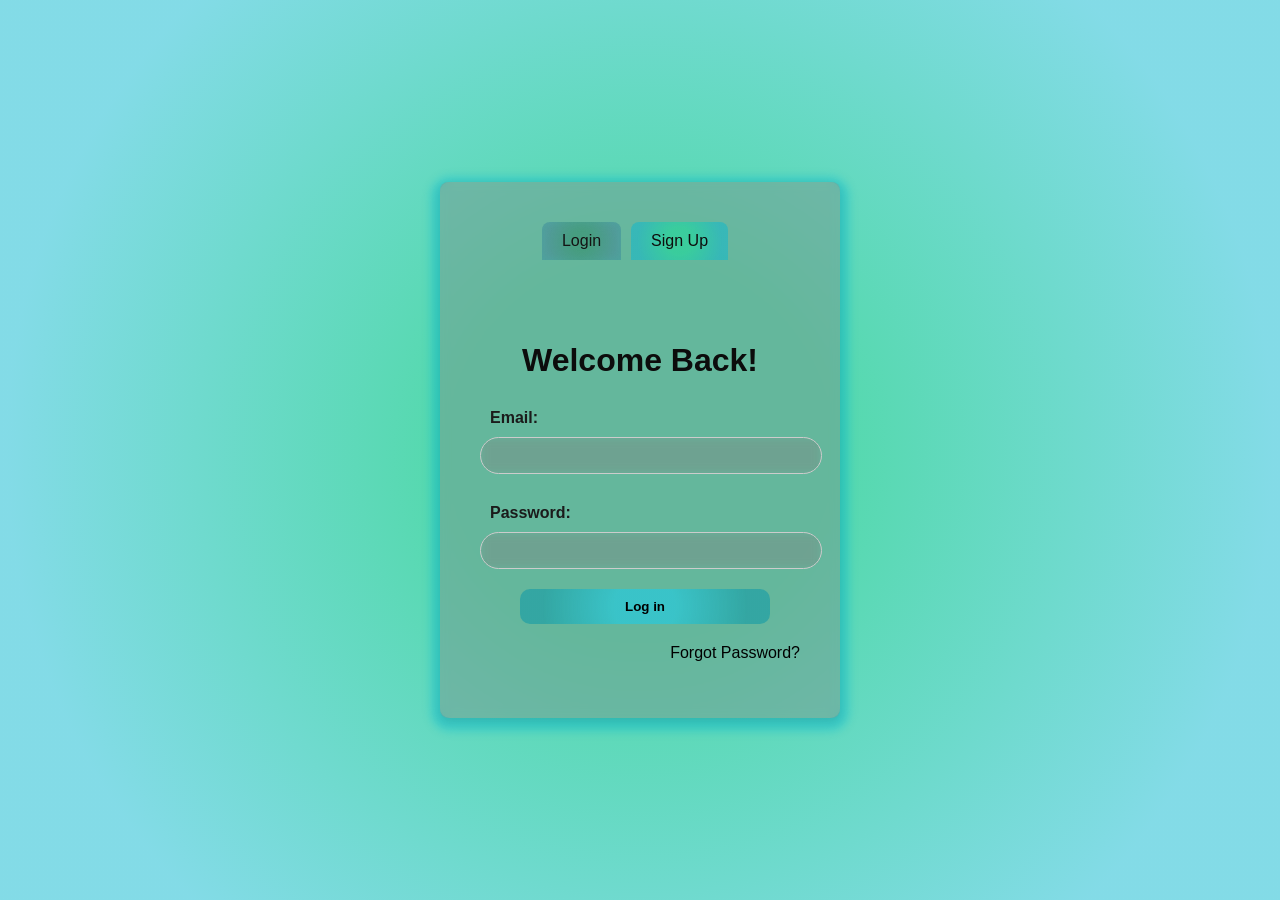
<file: index.html>
<!DOCTYPE html>
<html lang="en">
<head>
    <meta charset="UTF-8">
    <meta name="viewport" content="width=device-width, initial-scale=1.0">
    <link rel="shortcut icon" href="web dev.png" type="image/x-icon">
    <title>Login/Sign Up </title>

    <style>
        body {
            font-family: Arial, sans-serif;
            margin: 0;
            padding: 0;
            display: flex;
            justify-content: center;
            align-items: center;
            height: 100vh;
            background: rgb(86, 224, 194);
    background: radial-gradient(circle, rgba(50, 209, 156, 0.836) 24%, rgba(10, 184, 207, 0.507) 81%);
            }

        .container {
            box-shadow: 0px 4px 8px 9px rgba(6, 185, 209, 0.432);
  border-radius: 10px;

            display: flex;
            justify-content: center;
            width: 400px;
        }

        .form {
     background-color: rgba(128, 128, 128, 0.377);
    backdrop-filter: blur(5px);
            padding: 40px;
            border-radius: 8px;
            box-shadow: 0 4px 10px rgba(0, 0, 0, 0.1);
            max-width: 400px;
            width: 100%;
        }

        .tab-group {
          
            display: flex;
            justify-content: center;
            margin-bottom: 30px;
        }

        .tab {
            cursor: pointer;
            padding: 10px 20px;
            border-radius: 8px 8px 0 0;
            background: rgb(86, 224, 194);
    background: radial-gradient(circle, rgba(50, 209, 156, 0.836) 24%, rgba(10, 184, 207, 0.507) 81%);
             margin-right: 10px;
            color: rgb(14, 13, 13);
        }

        .tab.active {
            color: rgb(20, 20, 20);
            background: rgb(86, 224, 194);
    background: radial-gradient(circle, rgba(63, 156, 125, 0.836) 24%, rgba(53, 147, 160, 0.507) 81%);
    backdrop-filter: blur(5px);
        }

        .tab-content {
            position: relative;
        }

        .tab-pane {
            display: none;
            padding-top: 30px;
          
        }

        .tab-pane.active {
            display: block;
        }

        h1 {
            text-align: center;
            margin-bottom: 20px;
            font-size: 2rem;
            color: rgb(12, 12, 12);
        }

        .form-group {
            margin-bottom: 20px;
        }

        label {
            display: block;
            padding: 10px;
            color: rgb(27, 27, 27);
            font-weight: bold;
        }
        input{
            background-color: rgba(128, 128, 128, 0);
    backdrop-filter: blur(5px);
}
input:focus{
  color: rgb(24, 23, 23);
}
textarea:focus{
  color: rgb(7, 7, 7);
}
textarea{
 background-color: gray;
   
}
        input[type="text"],
        input[type="email"],
        input[type="password"] {
            width: 100%;
            padding: 10px;
            border: 1px solid #ccc;
            border-radius: 20px;
        }

        button {
            
          font-weight: bold;
            color: #000000;
            border: none;
            background: rgb(86, 224, 194);
    background: radial-gradient(circle, rgba(50, 198, 209, 0.836) 24%, rgba(4, 149, 168, 0.507) 81%);
            padding: 10px 20px;
            border-radius: 10px;
            cursor: pointer;
            margin-left: 40px;
            width: 250px;
        }

        button:hover {
            background: rgb(86, 224, 194);
    background: radial-gradient(circle, rgba(50, 209, 156, 0.836) 24%, rgba(10, 184, 207, 0.507) 81%);
        }

        .forgot {
            text-align: right;

            margin-top: 20px;
        }

        a {
            text-decoration: none;
            color: #000000;
        }

        a:hover {
            text-decoration: underline;
        }
        @media (max-width: 768px) {
    .container {
        width: 80%;
    }

    h1 {
        font-size: 24px;
    }

    .form-control {
        font-size: 14px;
    }
}
    </style>
</head>
<body>
    <div class="container">
        <div class="form">
            <div class="tab-group">
                <div class="tab active" data-tab="login">Login</div>
                <div class="tab" data-tab="signup">Sign Up</div>
            </div>

            <div class="tab-content">
                <div class="tab-pane active" data-tab="login">
                    <h1>Welcome Back!</h1>
                    <form>
                        <div class="form-group">
                            <label for="loginEmail">Email:</label>
                            <input type="email" id="loginEmail" >
                        </div>
                        <div class="form-group">
                            <label for="loginPassword">Password:</label>
                            <input type="password" id="loginPassword" >
                        </div>
                        <button  ><a href="main.html" >Log in</a></button>
                        <p class="forgot"><a href="#">Forgot Password?</a></p>
                    </form>
                </div>

                <div class="tab-pane" data-tab="signup">
                    <h1>Sign Up for Free</h1>
                    <form>
                        <div class="form-group">
                            <label for="signupName">Name:</label>
                            <input type="text" id="signupName" required>
                        </div>
                        <div class="form-group">
                            <label for="signupEmail">Email:</label>
                            <input type="email" id="signupEmail" required>
                        </div>
                        <div class="form-group">
                            <label for="signupPassword">Password:</label>
                            <input type="password" id="signupPassword" required>
                        </div>
                        <button type="submit">Sign Up</button>
                    </form>
                </div>
            </div>
        </div>
    </div>
</body>

<script>
    // Function to switch tabs and show/hide corresponding content
    function switchTab(tabName) {
        const tabs = document.querySelectorAll('.tab');
        const tabPanes = document.querySelectorAll('.tab-pane');

        tabs.forEach(tab => {
            const tabData = tab.getAttribute('data-tab');
            tab.classList.toggle('active', tabData === tabName);
        });

        tabPanes.forEach(pane => {
            const paneData = pane.getAttribute('data-tab');
            pane.classList.toggle('active', paneData === tabName);
        });
    }

    // Add click event listener to tabs to switch between login and signup forms
    const tabs = document.querySelectorAll('.tab');
    tabs.forEach(tab => {
        tab.addEventListener('click', function () {
            const tabName = this.getAttribute('data-tab');
            switchTab(tabName);
        });
    });

    // Prevent form submission (for demonstration purposes only)
    const forms = document.querySelectorAll('form');
    forms.forEach(form => {
        form.addEventListener('submit', function (event) {
            event.preventDefault();
            // Handle form submission and validation on the server-side in a real application
        });
    });
</script>
</html>
</file>
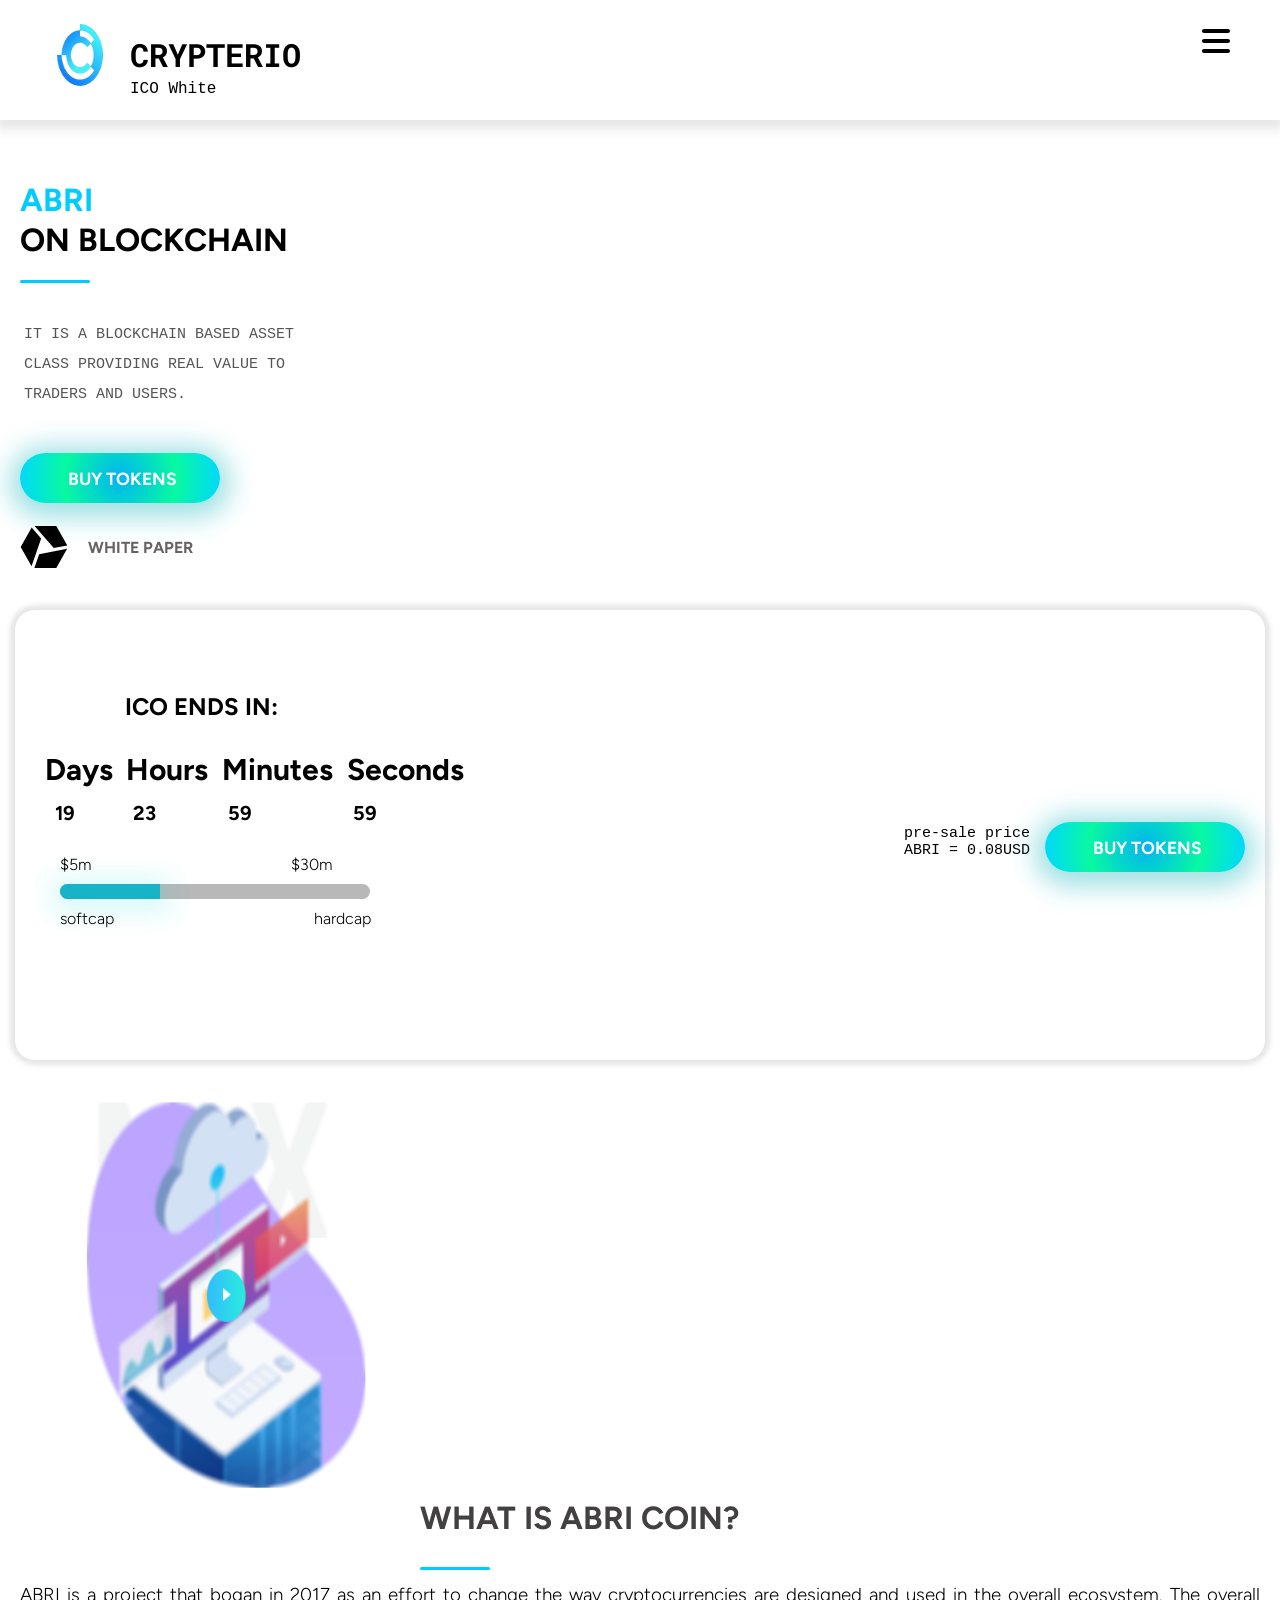
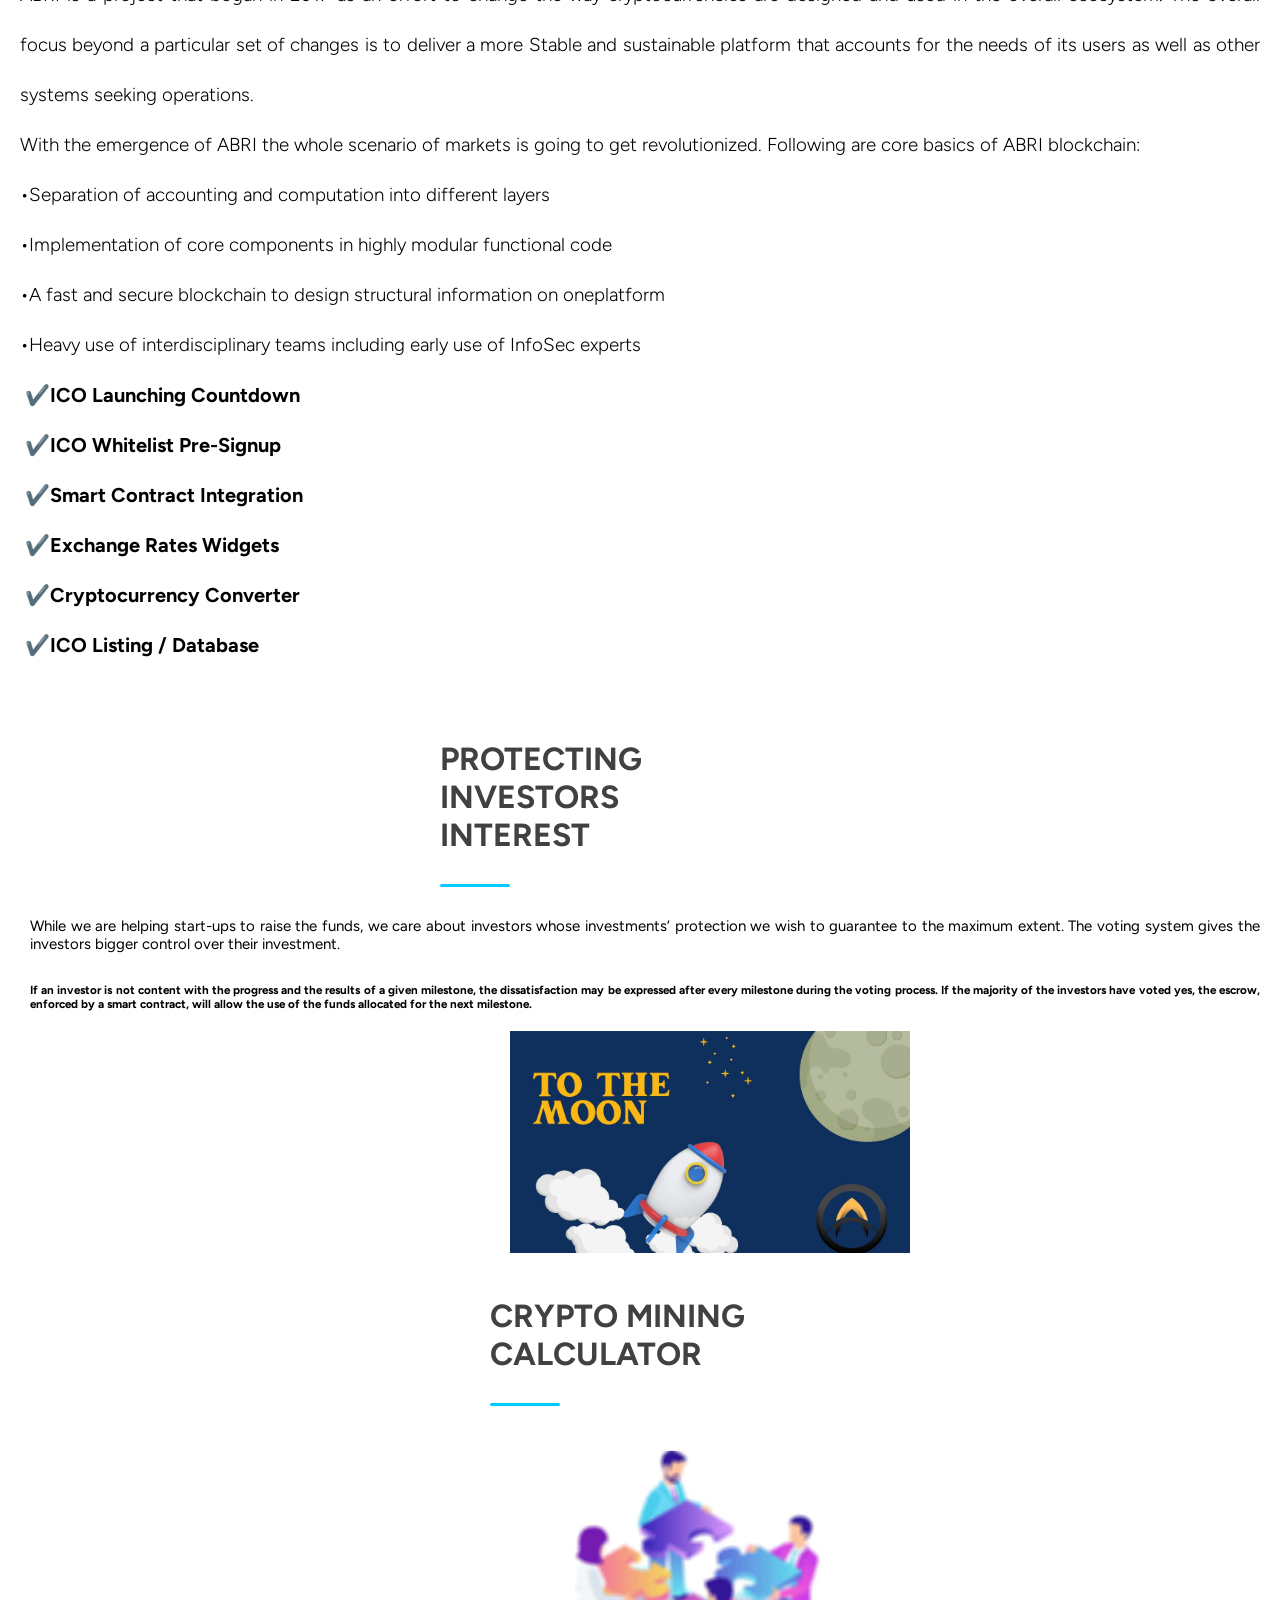
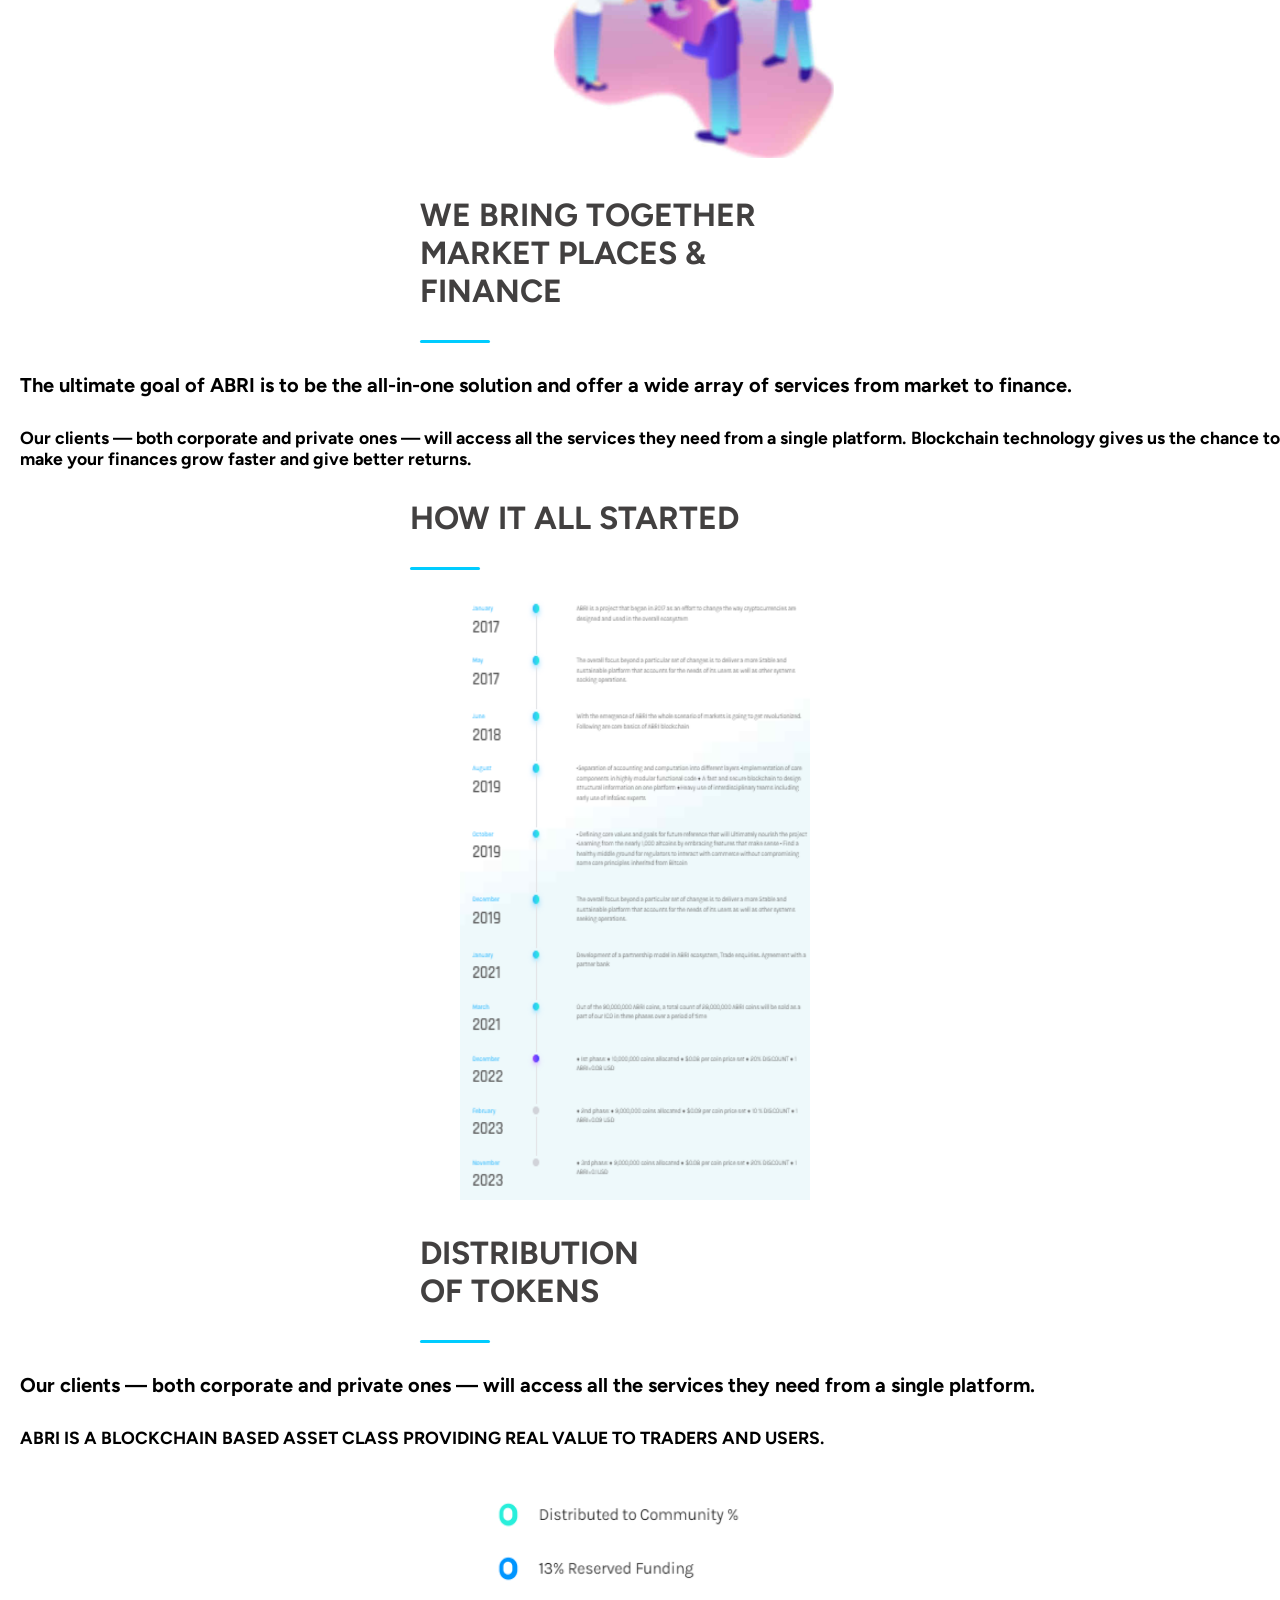
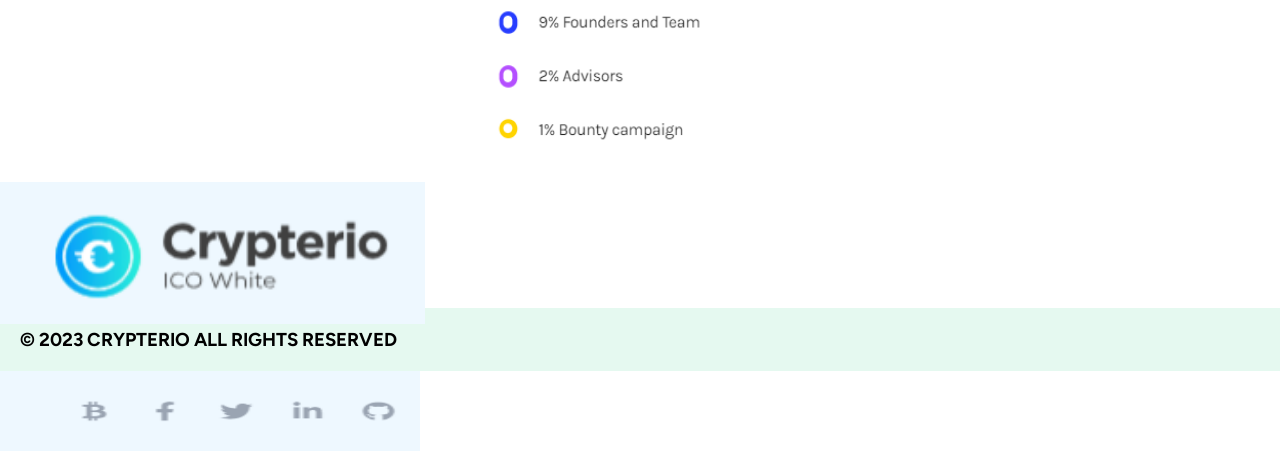
<file: main.html>
<!DOCTYPE html>
<html lang="en">

<head>
    <meta charset="UTF-8">
    <meta name="viewport" content="width=device-width, initial-scale=1.0">
   <link rel="shortcut icon" href="CRYPTO.JPG" type="image/x-icon">

    <link rel="stylesheet" href="main.css">
    <title>ABRItrader.com</title>
</head>

<body>
    <nav>
        <div class="logo">
            <img src="crypto.png" alt="" height="120px" width="180px">
            <pre>
    <h1>CRYPTERIO</h1>
    <h3>ICO White</h3>
</pre>



        </div>
        <div class="menu">
            <div id="icon">
                <span class="icon" onclick="openmenu()">
                    <svg xmlns="http://www.w3.org/2000/svg" height="2em"
                        viewBox="0 0 448 512"><!--! Font Awesome Free 6.4.2 by @fontawesome - https://fontawesome.com License - https://fontawesome.com/license (Commercial License) Copyright 2023 Fonticons, Inc. -->
                        <style>
                            svg {
                                fill: #000000
                            }
                        </style>
                        <path
                            d="M0 96C0 78.3 14.3 64 32 64H416c17.7 0 32 14.3 32 32s-14.3 32-32 32H32C14.3 128 0 113.7 0 96zM0 256c0-17.7 14.3-32 32-32H416c17.7 0 32 14.3 32 32s-14.3 32-32 32H32c-17.7 0-32-14.3-32-32zM448 416c0 17.7-14.3 32-32 32H32c-17.7 0-32-14.3-32-32s14.3-32 32-32H416c17.7 0 32 14.3 32 32z" />
                    </svg>
                </span>
            </div>
            <div id="details">
                <div id="closemenu" onclick="closemenu()">
                    <h3>&times;</h3>
                </div>
                <h1>Overview</h1>
                <h1>About STMX</h1>
                <h1>How it Works</h1>
                <h1>Token</h1>
                <h1>Road Map</h1>
                <h1>Team</h1>
                <select name="" id="">
                    <option value="">Eng</option>
                    <option value="">Urdu</option>
                </select>
            </div>
        </div>
    </nav>
    <main>
        <div class="space"></div>
        <div class="coin">
            <span class="abri">
                <h1>ABRI</h1>
            </span><br>
            <span class="block">
                <h1>ON BLOCKCHAIN</h1>
            </span>
            <div class="line">

            </div>

        </div>
        <div class="info">
            <pre>
                IT IS A BLOCKCHAIN BASED ASSET 
                CLASS PROVIDING REAL VALUE TO 
                TRADERS AND USERS.
            </pre>
        </div>
        <div class="button">
            <button>
                <h1>BUY TOKENS</h1>
            </button>
        </div>
        <div class="install">
            <div class="installpic"><svg xmlns="http://www.w3.org/2000/svg" height="3em"
                    viewBox="0 0 512 512"><!--! Font Awesome Free 6.4.2 by @fontawesome - https://fontawesome.com License - https://fontawesome.com/license (Commercial License) Copyright 2023 Fonticons, Inc. -->
                    <style>
                        svg {
                            fill: #000000
                        }
                    </style>
                    <path
                        d="M153.384,480H387.113L502.554,275.765,204.229,333.211ZM504.726,240.078,387.113,32H155.669L360.23,267.9ZM124.386,48.809,7.274,256,123.236,461.154,225.627,165.561Z" />
                </svg></div>
            <div class="installname">
                <h1>WHITE PAPER</h1>
            </div>
        </div>
        <div class="value">
            <div class="lightgreen">
                <div class="time">
                    <h1>ICO ENDS IN:</h1>
                </div>
                
                    <!-- Other content in the "value" section -->
                
                    <div id="countdown">
                        <span id="days">00</span><br><h1>Days</h1>
                        <span id="hours">00</span><br> <h1>Hours</h1>
                        <span id="minutes">00</span><br><h1>Minutes</h1>
                        <span id="seconds">00</span> <br><h1>Seconds</h1>
                    </div>
              
                
                <div class="cap">
                    <div class="softcap">$5m</div>
                    <div class="hardcap">$30m</div>
                </div>
                <div class="range">
                    <div class="rangelimit"></div>
                    <div class="rangevalue"></div>
                    <div class="cap">
                        <div class="softcap">softcap</div>
                        <div class="hardcap">hardcap</div>
                    </div>
                </div>
                <div class="space"></div>
            </div>
            <div id="line"></div>
            <div class="price">
                <div class="pricee">
                    <pre>
                        pre-sale price
                        ABRI = 0.08USD
                    </pre>
                </div>
                <div class="button">
                    <button>
                        <h1>BUY TOKENS</h1>
                    </button>
                </div>
            </div>
        </div>
        <div class="abridetail">
            <div class="videosample">
                <img src="videosample.png" alt="" height="400px" width="300px">
            </div>
            <div class="information">
                <h1>WHAT IS ABRI COIN?</h1>
            </div>
            <div class="line"></div>
            <div class="description">

                <h3> ABRI is a project that bogan in 2017 as an effort to change the way cryptocurrencies are designed
                    and used in the overall ecosystem. The overall focus beyond a particular set of changes is to
                    deliver a more Stable and sustainable platform that accounts for the needs of its users as well as
                    other systems seeking operations.</h3>

                <h3>With the emergence of ABRI the whole scenario of markets is going to get revolutionized.
                    Following are core basics of ABRI blockchain:</h3>

                <h3>•Separation of accounting and computation into different layers</h3>

                <h3>•Implementation of core components in highly modular functional code</h3>

                <h3>•A fast and secure blockchain to design structural information on oneplatform</h3>

                <h3>•Heavy use of interdisciplinary teams including early use of InfoSec experts</h3>
                <ul>
                    <li>ICO Launching Countdown</li>
                    <li>ICO Whitelist Pre-Signup</li>
                    <li>Smart Contract Integration</li>
                    <li>Exchange Rates Widgets</li>
                    <li>Cryptocurrency Converter</li>
                    <li>ICO Listing / Database</li>
                </ul>
            </div>
        </div>
        <div class="investors">
            <div class="information">
                <h1>PROTECTING</h1>
                <h1>INVESTORS</h1>
                <h1>INTEREST</h1>
            </div>
            <div class="line"></div>
            <div class="big">
                 While we are helping start-ups to raise the funds, we care about investors whose investments’
                    protection we wish to guarantee to the maximum extent. The voting system gives the investors bigger
                    control over their investment.
            </div>
            <div class="small">
                <h3>If an investor is not content with the progress and the results of a given milestone, the
                    dissatisfaction may be expressed after every milestone during the voting process. If the majority of
                    the investors have voted yes, the escrow, enforced by a smart contract, will allow the use of the
                    funds allocated for the next milestone.</h3>
            </div>
            <div class="imagesample">
                <img src="tomoon.JPG" alt="" width="400px">
            </div>
        </div>
        <div class="mining">
            <div class="information">
                <h1>CRYPTO MINING</h1>
                <h1>CALCULATOR</h1>
                
            </div>
            <div class="line mine"></div>
            <img src="finance.png" alt="" width="300px">
        </div>
        <div class="finance">
            <div class="information">
                <h1>WE BRING TOGETHER</h1>
                <h1> MARKET PLACES &</h1>
                <h1> FINANCE</h1>
                
            </div>
            <div class="line "></div>

            <div class="disc">
                <h1>The ultimate goal of ABRI is to be the all-in-one solution and offer a wide array of services from market to finance.</h1>
           <div class="h3">
            <h3>Our clients — both corporate and private ones — will access all the services they need from a single platform. Blockchain technology gives us the chance to make your finances grow faster and give better returns.</h3>
           </div>
            </div>
        </div>
        <div class="howstart">
            <div class="information">
                <h1>HOW IT ALL STARTED</h1>
            </div>
            <div class="line"></div>
            <img src="start.png" alt=" " height="600px" width="350px">
        </div>
        <div class="distribution">
            <div class="information">
                <h1>DISTRIBUTION</h1>
                <h1>OF TOKENS</h1>
            </div>
            <div class="line "></div>
            <div class="disc">
                <h1>Our clients — both corporate and private ones — will access all the services they need from a single platform.</h1>
           <div class="h3">
            <h3>ABRI IS A BLOCKCHAIN BASED ASSET CLASS PROVIDING REAL VALUE TO TRADERS AND USERS.</h3>
           </div>
           <img src="distribute.png" alt="" width="300px" height="300px" style="margin-top: 30px;">
            </div>
        </div>
        <div class="contact">
            <img src="contact.png" alt="" width="425px">
            <div class="copyright">
                <h3>&copy; 2023 CRYPTERIO ALL RIGHTS RESERVED</h3>
            </div>
            <img src="CONTACT LIST.png" alt="" width="420px" height="80px">
        </div>
    </main>
</body>
<script src="script.js"></script>

</html>
</file>
<file: main.css>
@import url('https://fonts.googleapis.com/css2?family=Roboto+Mono:wght@600&display=swap');
@import url('https://fonts.googleapis.com/css2?family=Bree+Serif&display=swap');
@import url('https://fonts.googleapis.com/css2?family=Figtree:wght@600&display=swap');

* {
    margin: 0%;
    padding: 0%;
}
body{
    font-family: 'Figtree', sans-serif;
}

nav {
   
    display: flex;
    height: 100px;
    box-shadow: 0px 5px 11px 4px rgba(255, 252, 49, 0.404);
}

nav div {
    display: flex;
    height: 70px;

}
#countdown{
    display: flex;
    margin-top: 30px;
   
}
#countdown span{
    margin: 20px;
    font-weight: bold;
    font-size: 20px;
}
#countdown h1{
    margin-top: -30px;
    font-size: 30px;
}

.logo img {
    margin-top: -10px;
    border-radius: 50%;
    margin-left: -40px;
    overflow: hidden;
}

.logo h3 {
    margin-top: -30px;

    font-weight: lighter;
}

.logo h1 {
    margin-top: 10px;
    font-weight: bolder;
    font-family: 'Roboto Mono', monospace;
}

.logo h3,
h1 {

    margin-left: -50px;
}

#details {
    transition: 0.3s ease;
    position: absolute;
    display: flex;
    flex-direction: column;
    margin-left: -60%;
    height: 600px;
    width: 0px;
    border-radius: 0px 0px 20px 20px;
    box-shadow: 7px 4px 11px 0px rgba(0,0,0,0.1);
    overflow: hidden;
    background-color: rgb(255, 255, 255);
}

#details h1 {
    line-height: 80px;
    color: rgb(54, 51, 51);
    margin-left: 60px;
}
#details select{
    width: 50px;
    margin-left: 60px;
    
}

#details h3 {
    font-size: 3rem;
    margin-left: 130px;
}

#icon {
    padding: 30px;
    margin-left: 70px;
}

.space {

    height: 70px;
   
}

.coin {
    margin-top: -70px;
    height: 40px;
    line-height: 20px;
    padding: 70px;
    
}

.line {
    height: 3px;
    margin-left: -50px;
    margin-top: 30px;
    border-radius: 20px;
    width: 70px;
   background-color: rgb(0, 204, 255);
}

.info {
    font-family: 'Figtree', sans-serif;
    margin-top: -10px;
    padding: 30px;
   font-weight: 300;
    margin-left: -150px;
    line-height: 30px;
    font-size: 1rem;
    color: rgba(20, 20, 20, 0.726);
}

.abri {
    font-family: 'Figtree', sans-serif;
    word-spacing: -20px;
    color: rgb(0, 204, 255);
}

.block {
    font-family: 'Figtree', sans-serif;

}

.button button {
    height: 30px;
    width: 200px;
    margin-top: -20px;
    box-shadow: 0px 4px 26px 11px rgba(32, 187, 192, 0.418);
    margin-left: 20px;
    padding: 25px;
    background: rgb(0, 180, 242);
    background: radial-gradient(circle, rgba(0, 180, 242, 1) 0%, rgba(8, 249, 161, 1) 55%, rgba(0, 215, 255, 1) 100%);
    border-radius: 25px;
    border: none;
}
.button h1{
    font-family: 'Figtree', sans-serif;
    font-weight: bolder;
    font-size: 1.1rem;
    margin-top: -10px;
    margin-left: 5px;
    color: white;
}
.install{
    display: flex;
    padding: 20px;
}
.install h1{
    color: rgb(102, 98, 98);
    font-family: 'Figtree', sans-serif;
    font-size: 1rem;
    margin-left: 20px;
    margin-top: 15px;
    font-weight: bolder;
}
#time{
    display: flex;
}
.value{
    font-family: 'Figtree', sans-serif;
   margin: 15px;
    background-color: rgb(255, 255, 255);
    box-shadow: 0px 0px 5px 5px rgba(0,0,0,0.1);
    border-radius: 20px;
    height: 450px;
}
.time h1{
   margin-left: 60px;
   padding: 30px;
   font-size: 1.5rem;
}
.days{
    padding: 10px;
    margin-left: 15px;
}
.days h1{
    margin-left: 15px;
}
.range{
   
   word-spacing: 50px;
}
.rangelimit{
   
    width: 310px;
    margin-left: 25px;
    background-color: rgba(128, 128, 128, 0.555);
    height: 15px;
    border-radius: 20px;
}
.rangevalue{
    
    width: 100px;
    margin-top: -15px;
    margin-left: 25px;
    background-color: rgb(25, 179, 199);
    height: 15px;
    box-shadow: 0px 4px 26px 11px rgba(18, 214, 214, 0.151);
    border-radius: 20px 0px 0px 20px;
}
.cap{
    display: flex;
    padding: 10px;
    font-weight: lighter;
}
.softcap{
margin-left: 15px;
}
.hardcap{
margin-left: 200px;
}
#line{
    height: 1px;
    background-color: rgba(71, 67, 67, 0.829);
}
.price{
    display: flex;
    margin-left: -190px;
    margin-top: 30px;
}
pre{
    font-size: 15px;
}
.value button{
    margin-left: 15px;
    margin-top: -3px;
}
.abridetail{
    margin-left: 50px;
    margin-top: 10px;
    padding: 20px;
}
.description{
    margin-left: -50px;
    text-align: justify;
    line-height: 50px;
    font-weight: lighter;

}
.description h3{
    line-height: 50px;
    font-weight: 100;
}
.description li{
    
    margin-left: 30px;
    font-weight: bold;
    font-size: 20px;
}
.description li::marker{
    content: '✔️';
}
.investors{
    margin-left: 70px;
    padding: 20px;
    margin-top: 30px;
}
.big , .small{
  
    margin-top: 30px;
    margin-left: -60px;
    text-align: justify;
}
.big{
    font-size: 15px;
    text-wrap: wrap;
}
.small{
    font-size: 10px;
}
.imagesample{
    padding: 20px;
    margin-left: -100px;
}
.mining{
    margin-left: 140px;
}
.mining img{
    margin-top: 30px;
    margin-left: -80px;
}
.mine{
    margin-left: 40px;
}
.finance{
    margin-left: 70px;
    margin-top: 30px;
}
.disc{
    margin-top: 30px;
    text-align: justify;
}
.disc h1{
    font-size: 20px;
    font-weight: bolder;
}
 .h3{
    font-size: 15px;
    margin-top: 30px;
    margin-left: -50px;
}
.howstart{
    margin-left: 60px;
    margin-top: 30px;
}
.howstart img{
    margin-left: -30px;
    margin-top: 30px;
}
.distribution{
    margin-left: 70px;
    margin-top: 30px;
}
.information{
    color: rgb(66, 64, 64);
}
.copyright{
 background-color: #e5f9f0;
 margin-top: -20px;
 padding: 20px;
}
/* Base styles for all screen sizes */
body {
    font-family: 'Figtree', sans-serif;
    margin: 0;
    padding: 0;
}

nav {
    display: flex;
    height: 100px;
    box-shadow: 0px 5px 11px 4px rgba(0, 0, 0, 0.1);
    align-items: center;
    justify-content: space-between;
    padding: 0 20px;
}

.logo {
    display: flex;
    align-items: center;
}

.logo img {
    margin-top: -10px;
    border-radius: 50%;
    margin-left: -40px;
    overflow: hidden;
    height: 60px;
    width: 60px;
}

.logo h3 {
    margin-top: -30px;
    font-weight: lighter;
    font-size: 1rem;
}

.logo h1 {
    margin-top: 10px;
    font-weight: bolder;
    font-family: 'Roboto Mono', monospace;
    font-size: 1.5rem;
}

.menu {
    display: flex;
    align-items: center;
}

/* Media query for tablet screens */
@media screen and (max-width: 758px) {
    nav {
        flex-direction: column;
        height: auto;
    }

    .logo  img{
        height: 180px;
        width: 200px;
       
    }
    .logo{
        margin: 20px 0px;
        margin-left: -30px;
       
    }

    .menu {
        flex-direction: column;
        align-items: center;
        margin-top: 20px;
    }

    #details {
        margin-left: 0;
        width: 100%;
    }

    #details h1 {
        margin-left: 0;
        text-align: center;
    }

    #details select {
        margin-left: 0;
        margin-top: 10px;
    }

    .button button {
        margin-left: 0;
        margin-top: 20px;
    }
}
@media screen and (max-width: 425px){
#countdown h1{
    font-size: 20px;
}
}




@media screen and (min-width: 758px) and (max-width: 1440px) {

    .value {
        display: flex;
        justify-content: space-between; 
        align-items: center; 
        margin: 15px;
        background-color: rgb(255, 255, 255);
        box-shadow: 0px 0px 5px 5px rgba(0, 0, 0, 0.1);
        border-radius: 20px;
        height: 450px;
    }
   
    .lightgreen {
        
        padding: 20px;
    }
    
    .price {
       
        padding: 20px;
    }
    
    body {
        font-size: 16px; 
    }

    nav {
        height: 120px; 
    }

    .logo img {
        height: 180px; 
        width: 200px;
    }

    .logo h1 {
        font-size: 2rem; 
    }

   

    #details {
      margin-top:500px;
      margin-left: -100px;
    }

   
}
@media screen and (min-width: 1024px) and (max-width: 1440px){
    .information{
        margin-left: 400px;

    }
    .line{
        margin-left: 350px;
    }
    .imagesample{
        margin-left: 400px;
    }
    .mining img{
        margin-left: 400px;
    }
    .distribution img{
        margin-left: 400px;
    }
    .howstart img{
        margin-left: 400px;
    }
    .coin .line{
       margin-left: -50px;
    }
}
</file>
